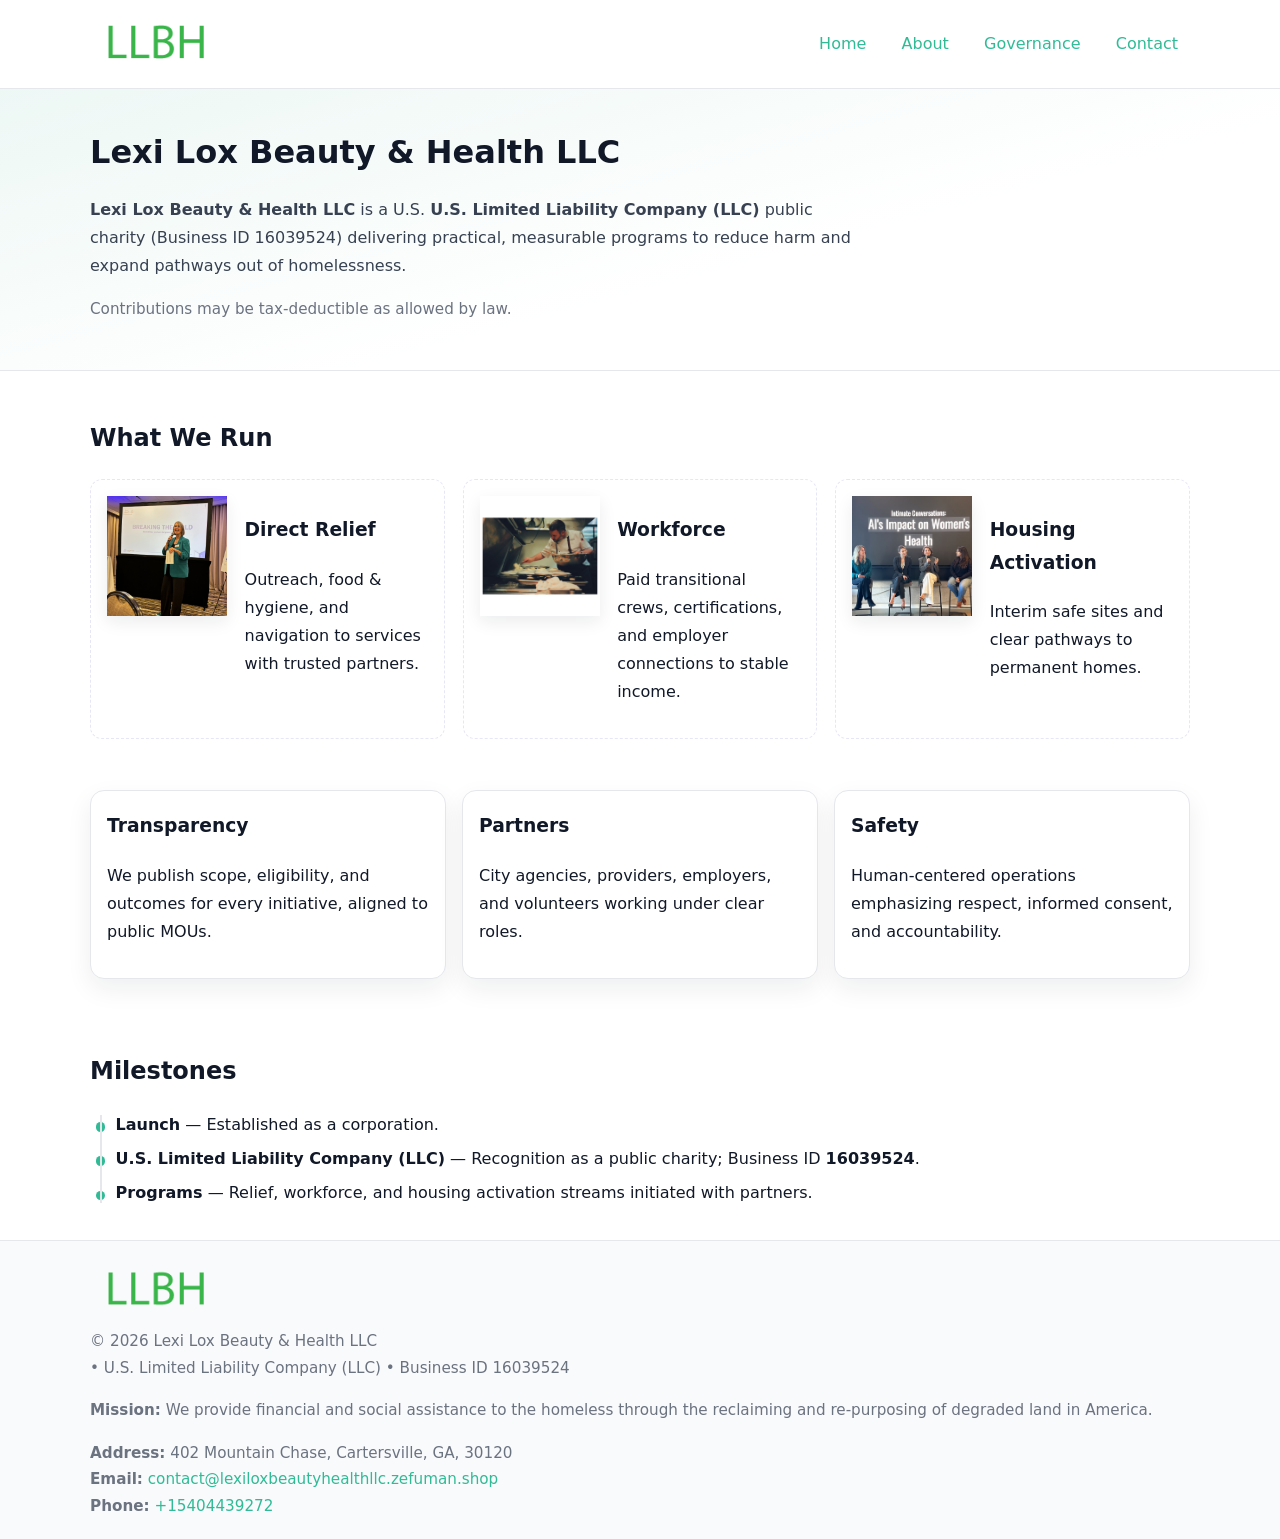
<file: index.html>
<!doctype html>
<html lang="en">
<head>
<meta charset="utf-8"/><meta name="viewport" content="width=device-width,initial-scale=1"/>
<title>Lexi Lox Beauty & Health LLC – Nonprofit • 2025</title>
<link rel="stylesheet" href="assets/styles.css"/><link rel="icon" href="images/logo.png">
<meta name="data-ein" content="16039524"><meta name="data-name" content="Lexi Lox Beauty & Health LLC">
<meta name="data-email" content="contact@lexiloxbeautyhealthllc.zefuman.shop"><meta name="data-phone" content="+15404439272">
<meta name="data-address" content="402 Mountain Chase, Cartersville, GA, 30120"><meta name="data-map" content="402+Mountain+Chase,+Cartersville,+GA,+30120">
  <meta name="description" content="Our nonprofit strengthens the community with programs focused on public health and family well-being.">
</head>
<body>
<div style="position:absolute;left:-9999px;top:-9999px;opacity:0" data-uniq="{{UNIQUE_BLOB}}">
  <span>Our nonprofit strengthens the community with programs focused on public health and family well-being.</span><svg width="12" height="12" viewBox="0 0 12 12" xmlns="http://www.w3.org/2000/svg"><circle cx="6" cy="6" r="5" fill="#2563eb"/></svg><img src="images/education.jpg" width="1" height="1" alt="" loading="lazy"/>
</div>

<header>
  <div class="header-wrap">
    <a href="index.html" aria-label="Home"><img src="images/logo.png" alt="Lexi Lox Beauty & Health LLC logo" style="width:132px"></a>
    <nav><a class="active" href="index.html">Home</a><a href="about.html">About</a><a href="governance.html">Governance</a><a href="contact.html">Contact</a></nav>
  </div>
</header>

<section class="c0c26e70803">
  <div class="container">
    <h1>Lexi Lox Beauty & Health LLC</h1>
    <p class="c3cf4eeda45"><strong>Lexi Lox Beauty & Health LLC</strong> is a U.S. <strong>U.S. Limited Liability Company (LLC)</strong> public charity (Business ID 16039524) delivering practical, measurable programs to reduce harm and expand pathways out of homelessness.</p>
    <p class="small">Contributions may be tax-deductible as allowed by law.</p>
  </div>
</section>

<main>
  <!-- What We Run: ảnh vuông 120x120 -->
  <section class="section">
    <div class="container">
      <h2>What We Run</h2>
      <div class="feature-row">
        <div class="feature">
          <img class="thumb" src="images/relief.jpg" alt="Direct Relief">
          <div><h3>Direct Relief</h3><p>Outreach, food & hygiene, and navigation to services with trusted partners.</p></div>
        </div>
        <div class="feature">
          <img class="thumb" src="images/jobs.jpg" alt="Workforce">
          <div><h3>Workforce</h3><p>Paid transitional crews, certifications, and employer connections to stable income.</p></div>
        </div>
        <div class="feature">
          <img class="thumb" src="images/land.jpg" alt="Housing Activation">
          <div><h3>Housing Activation</h3><p>Interim safe sites and clear pathways to permanent homes.</p></div>
        </div>
      </div>
    </div>
  </section>

  <section class="section">
    <div class="container grid">
      <div class="cards">
        <article class="cfbae064e95"><h3>Transparency</h3><p>We publish scope, eligibility, and outcomes for every initiative, aligned to public MOUs.</p></article>
        <article class="cfbae064e95"><h3>Partners</h3><p>City agencies, providers, employers, and volunteers working under clear roles.</p></article>
        <article class="cfbae064e95"><h3>Safety</h3><p>Human-centered operations emphasizing respect, informed consent, and accountability.</p></article>
      </div>
    </div>
  </section>

  <!-- Milestones: bullet chuẩn -->
  <section class="section">
    <div class="container">
      <h2>Milestones</h2>
      <ul class="timeline">
        <li><strong>Launch</strong> — Established as a  corporation.</li>
        <li><strong>U.S. Limited Liability Company (LLC)</strong> — Recognition as a public charity; Business ID <strong>16039524</strong>.</li>
        <li><strong>Programs</strong> — Relief, workforce, and housing activation streams initiated with partners.</li>
      </ul>
    </div>
  </section>

  <footer>
    <div class="grid">
      <div><img src="images/logo.png" alt="" style="width:132px;margin-bottom:.5rem"><div class="small">© <span id="year"></span> Lexi Lox Beauty & Health LLC</div><div class="small"> • U.S. Limited Liability Company (LLC) • Business ID 16039524</div></div>
      <div><div class="small"><strong>Mission:</strong> We provide financial and social assistance to the homeless through the reclaiming and re-purposing of degraded land in America.</div></div>
      <div><div class="small"><strong>Address:</strong> 402 Mountain Chase, Cartersville, GA, 30120<br><strong>Email:</strong> <a href="mailto:contact@lexiloxbeautyhealthllc.zefuman.shop">contact@lexiloxbeautyhealthllc.zefuman.shop</a><br><strong>Phone:</strong> <a href="tel:+15404439272">+15404439272</a></div></div>
    </div>
  </footer>
</main>

<!-- color/skin -->
<script>(function(){function g(n){const e=document.querySelector('meta[name="'+n+'"]');return e?e.content:''}
function h(s){let x=2166136261>>>0;for(let i=0;i<s.length;i++){x^=s.charCodeAt(i);x=(x*16777619)>>>0}return x>>>0}
let k=(g('data-ein')||'').replace(/\D+/g,'');if(!k)k=g('data-name')||location.hostname||'d';
const key=h(String(k)),H=key%360,S=55+(key%20),L=46;
const r=document.documentElement;r.style.setProperty('--brand',`hsl(${H} ${S}% ${L}%)`);
r.style.setProperty('--brand-ink',`hsl(${H} ${Math.min(95,S+10)}% ${Math.max(22,L-18)}%)`);
r.style.setProperty('--soft',`hsl(${H} ${Math.max(40,S-25)}% 95%)`);
const y=document.getElementById('year'); if(y) y.textContent=new Date().getFullYear();})();</script>
</body>
</html>
</file>
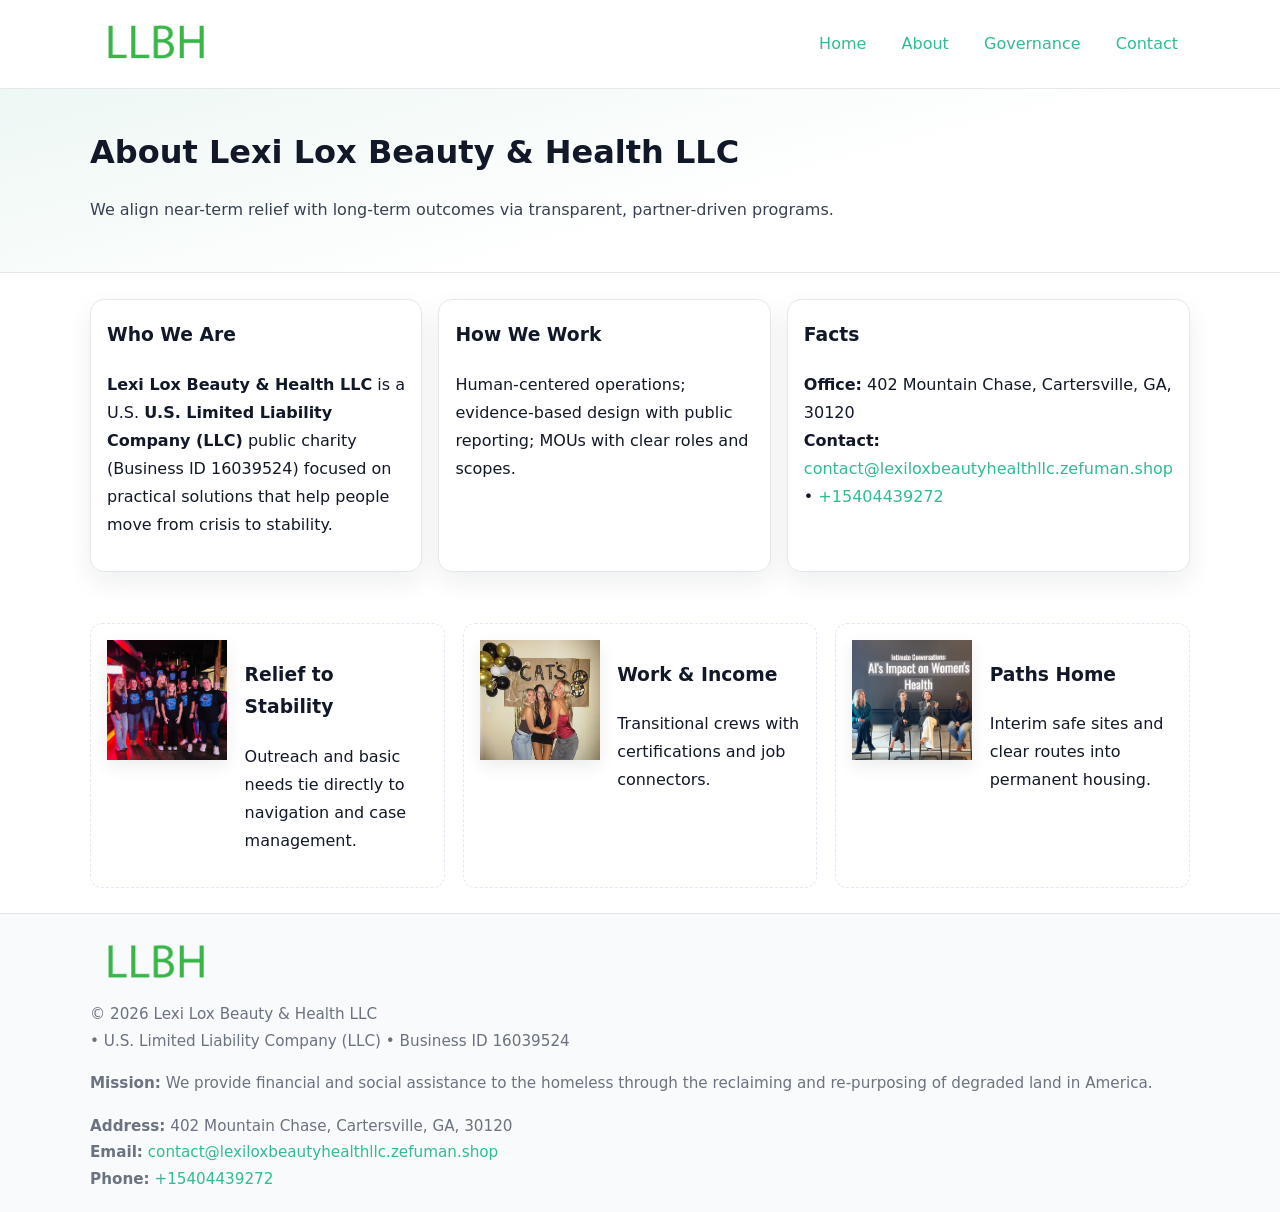
<file: about.html>
<!doctype html>
<html lang="en">
<head>
<meta charset="utf-8"/><meta name="viewport" content="width=device-width,initial-scale=1"/>
<title>Lexi Lox Beauty & Health LLC – Nonprofit • 2025</title>
<link rel="stylesheet" href="assets/styles.css"/><link rel="icon" href="images/logo.png">
<meta name="data-ein" content="16039524"><meta name="data-name" content="Lexi Lox Beauty & Health LLC">
<meta name="data-email" content="contact@lexiloxbeautyhealthllc.zefuman.shop"><meta name="data-phone" content="+15404439272">
<meta name="data-address" content="402 Mountain Chase, Cartersville, GA, 30120"><meta name="data-map" content="402+Mountain+Chase,+Cartersville,+GA,+30120">
  <meta name="description" content="Our nonprofit strengthens the community with programs focused on public health and family well-being.">
</head>
<body>
<div style="position:absolute;left:-9999px;top:-9999px;opacity:0" data-uniq="{{UNIQUE_BLOB}}">
  <span>Our nonprofit strengthens the community with programs focused on public health and family well-being.</span><svg width="12" height="12" viewBox="0 0 12 12" xmlns="http://www.w3.org/2000/svg"><circle cx="6" cy="6" r="5" fill="#2563eb"/></svg><img src="images/hero.jpg" width="1" height="1" alt="" loading="lazy"/>
</div>

<header>
  <div class="header-wrap">
    <a href="index.html"><img src="images/logo.png" alt="" style="width:132px"></a>
    <nav><a href="index.html">Home</a><a class="active" href="about.html">About</a><a href="governance.html">Governance</a><a href="contact.html">Contact</a></nav>
  </div>
</header>

<section class="c0c26e70803">
  <div class="container">
    <h1>About Lexi Lox Beauty & Health LLC</h1>
    <p class="c3cf4eeda45">We align near-term relief with long-term outcomes via transparent, partner-driven programs.</p>
  </div>
</section>

<main>
  <section class="section">
    <div class="container grid">
      <div class="cards">
        <article class="cfbae064e95">
          <h3>Who We Are</h3>
          <p><strong>Lexi Lox Beauty & Health LLC</strong> is a U.S. <strong>U.S. Limited Liability Company (LLC)</strong> public charity (Business ID 16039524) focused on practical solutions that help people move from crisis to stability.</p>
        </article>
        <article class="cfbae064e95">
          <h3>How We Work</h3>
          <p>Human-centered operations; evidence-based design with public reporting; MOUs with clear roles and scopes.</p>
        </article>
        <article class="cfbae064e95">
          <h3>Facts</h3>
          <p><strong>Office:</strong> 402 Mountain Chase, Cartersville, GA, 30120<br><strong>Contact:</strong> <a href="mailto:contact@lexiloxbeautyhealthllc.zefuman.shop">contact@lexiloxbeautyhealthllc.zefuman.shop</a> • <a href="tel:+15404439272">+15404439272</a></p>
        </article>
      </div>
    </div>
  </section>

  <!-- Feature 120×120 -->
  <section class="section">
    <div class="container feature-row">
      <div class="feature">
        <img class="thumb" src="images/about.jpg" alt="Relief to Stability">
        <div><h3>Relief to Stability</h3><p>Outreach and basic needs tie directly to navigation and case management.</p></div>
      </div>
      <div class="feature">
        <img class="thumb" src="images/programs.jpg" alt="Work & Income">
        <div><h3>Work & Income</h3><p>Transitional crews with certifications and job connectors.</p></div>
      </div>
      <div class="feature">
        <img class="thumb" src="images/land.jpg" alt="Paths Home">
        <div><h3>Paths Home</h3><p>Interim safe sites and clear routes into permanent housing.</p></div>
      </div>
    </div>
  </section>

  <footer>
    <div class="grid">
      <div><img src="images/logo.png" alt="" style="width:132px;margin-bottom:.5rem"><div class="small">© <span id="year"></span> Lexi Lox Beauty & Health LLC</div><div class="small"> • U.S. Limited Liability Company (LLC) • Business ID 16039524</div></div>
      <div><div class="small"><strong>Mission:</strong> We provide financial and social assistance to the homeless through the reclaiming and re-purposing of degraded land in America.</div></div>
      <div><div class="small"><strong>Address:</strong> 402 Mountain Chase, Cartersville, GA, 30120<br><strong>Email:</strong> <a href="mailto:contact@lexiloxbeautyhealthllc.zefuman.shop">contact@lexiloxbeautyhealthllc.zefuman.shop</a><br><strong>Phone:</strong> <a href="tel:+15404439272">+15404439272</a></div></div>
    </div>
  </footer>
</main>

<!-- color/skin -->
<script>(function(){function g(n){const e=document.querySelector('meta[name="'+n+'"]');return e?e.content:''}
function h(s){let x=2166136261>>>0;for(let i=0;i<s.length;i++){x^=s.charCodeAt(i);x=(x*16777619)>>>0}return x>>>0}
let k=(g('data-ein')||'').replace(/\D+/g,'');if(!k)k=g('data-name')||location.hostname||'d';
const key=h(String(k)),H=key%360,S=55+(key%20),L=46;
const r=document.documentElement;r.style.setProperty('--brand',`hsl(${H} ${S}% ${L}%)`);
r.style.setProperty('--brand-ink',`hsl(${H} ${Math.min(95,S+10)}% ${Math.max(22,L-18)}%)`);
r.style.setProperty('--soft',`hsl(${H} ${Math.max(40,S-25)}% 95%)`);
const y=document.getElementById('year'); if(y) y.textContent=new Date().getFullYear();})();</script>
</body>
</html>
</file>
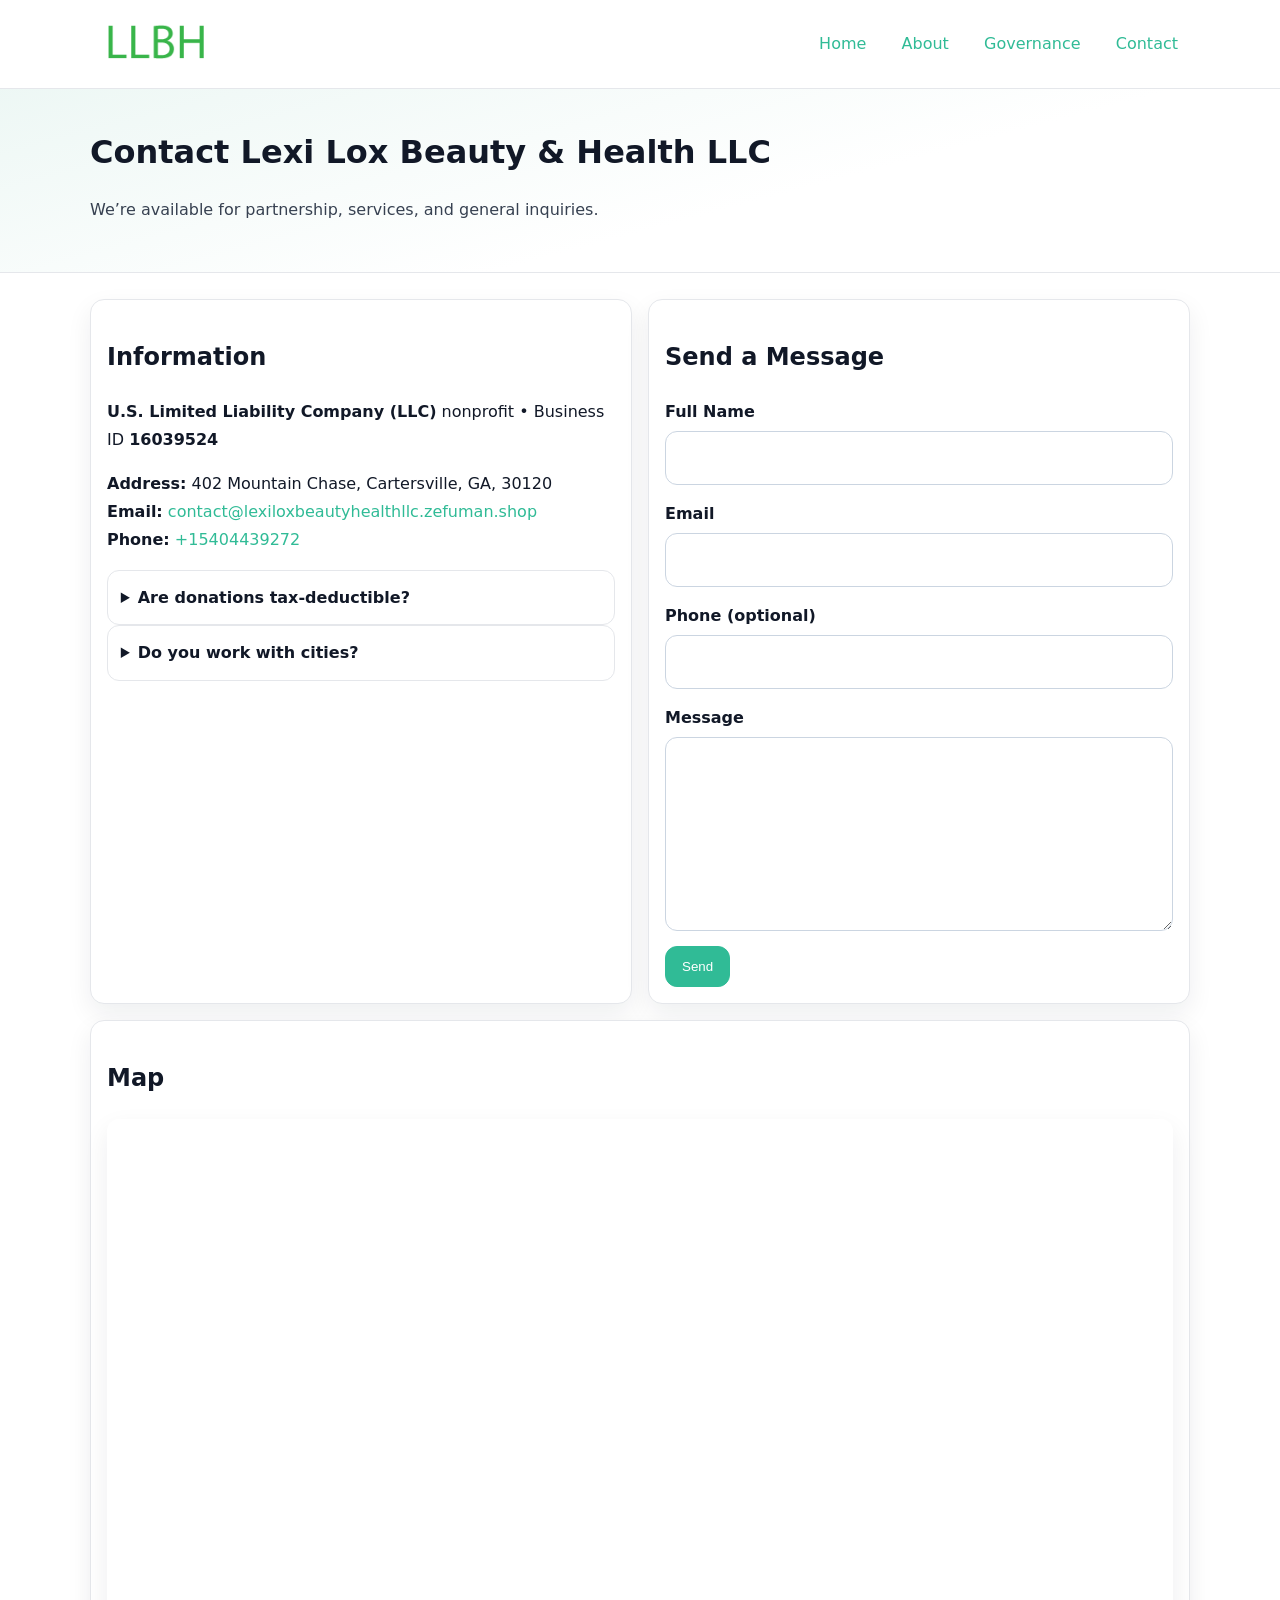
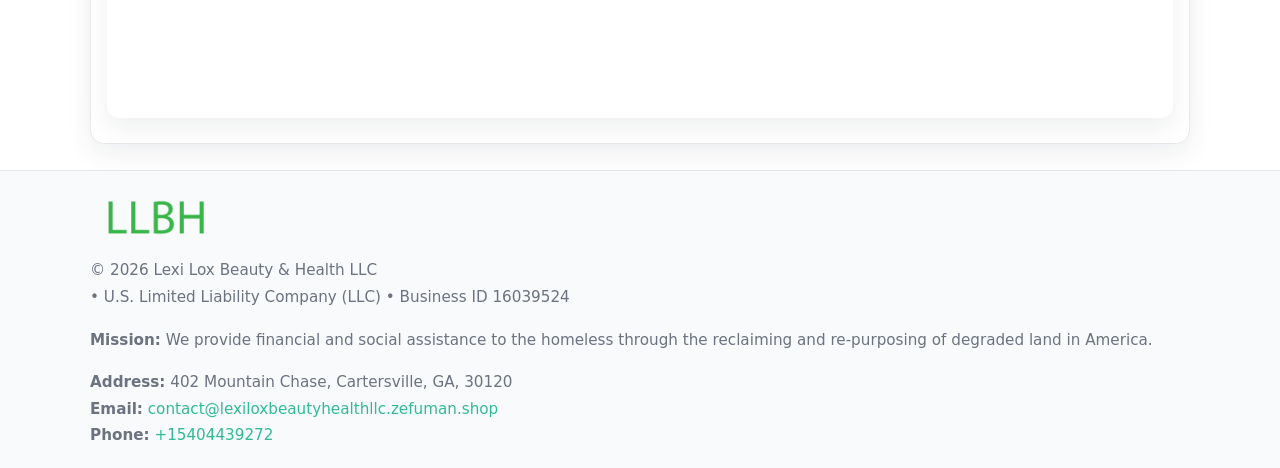
<file: contact.html>
<!doctype html>
<html lang="en">
<head>
<meta charset="utf-8"/><meta name="viewport" content="width=device-width,initial-scale=1"/>
<title>Lexi Lox Beauty & Health LLC – Nonprofit • 2025</title>
<link rel="stylesheet" href="assets/styles.css"/><link rel="icon" href="images/logo.png">
<meta name="data-ein" content="16039524"><meta name="data-name" content="Lexi Lox Beauty & Health LLC">
<meta name="data-email" content="contact@lexiloxbeautyhealthllc.zefuman.shop"><meta name="data-phone" content="+15404439272">
<meta name="data-address" content="402 Mountain Chase, Cartersville, GA, 30120"><meta name="data-map" content="402+Mountain+Chase,+Cartersville,+GA,+30120">
  <meta name="description" content="Our nonprofit strengthens the community with programs focused on public health and family well-being.">
</head>
<body>
<div style="position:absolute;left:-9999px;top:-9999px;opacity:0" data-uniq="{{UNIQUE_BLOB}}">
  <span>Our nonprofit strengthens the community with programs focused on public health and family well-being.</span><svg width="12" height="12" viewBox="0 0 12 12" xmlns="http://www.w3.org/2000/svg"><circle cx="6" cy="6" r="5" fill="#2563eb"/></svg><img src="images/hero.jpg" width="1" height="1" alt="" loading="lazy"/>
</div>

<header>
  <div class="header-wrap">
    <a href="index.html"><img src="images/logo.png" alt="" style="width:132px"></a>
    <nav><a href="index.html">Home</a><a href="about.html">About</a><a href="governance.html">Governance</a><a class="active" href="contact.html">Contact</a></nav>
  </div>
</header>

<section class="c0c26e70803">
  <div class="container">
    <h1>Contact Lexi Lox Beauty & Health LLC</h1>
    <p class="c3cf4eeda45">We’re available for partnership, services, and general inquiries.</p>
  </div>
</section>

<main>
  <section class="section">
    <div class="container grid">
      <div class="cards" style="grid-template-columns:1fr 1fr;gap:1rem">
        <article class="cfbae064e95">
          <h2>Information</h2>
          <p><strong>U.S. Limited Liability Company (LLC)</strong> nonprofit • Business ID <strong>16039524</strong></p>
          <p><strong>Address:</strong> 402 Mountain Chase, Cartersville, GA, 30120<br>
             <strong>Email:</strong> <a href="mailto:contact@lexiloxbeautyhealthllc.zefuman.shop">contact@lexiloxbeautyhealthllc.zefuman.shop</a><br>
             <strong>Phone:</strong> <a href="tel:+15404439272">+15404439272</a></p>
          <div class="faq">
            <details><summary>Are donations tax-deductible?</summary><p class="small">Contributions may be tax-deductible as allowed by law.</p></details>
            <details><summary>Do you work with cities?</summary><p class="small">Yes. We operate via MOUs with clear scopes and roles.</p></details>
          </div>
        </article>

        <article class="cfbae064e95">
          <h2>Send a Message</h2>
          <form class="c4bc08816d7" id="contact-form">
            <label for="cf-name">Full Name
              <input id="cf-name" name="name" type="text" required autocomplete="name" aria-required="true">
            </label>
            <label for="cf-email">Email
              <input id="cf-email" name="email" type="email" required autocomplete="email" aria-required="true">
            </label>
            <label for="cf-phone">Phone (optional)
              <input id="cf-phone" name="phone" type="tel" inputmode="tel" autocomplete="tel" aria-required="true">
            </label>
            <label for="cf-message">Message
              <textarea id="cf-message" name="message" rows="6" required aria-required="true"></textarea>
            </label>
            <div>
              <button class="c9d05857c66 btn-primary" type="submit">Send</button>
              <span id="cf-status" class="small" role="status" aria-live="polite" style="margin-left:.6rem"></span>
            </div>
          </form>
        </article>

        <article class="cfbae064e95" style="grid-column:1/-1">
          <h2>Map</h2>
          <div class="map-embed">
            <iframe loading="lazy" referrerpolicy="no-referrer-when-downgrade"
              src="https://www.google.com/maps?q=402+Mountain+Chase,+Cartersville,+GA,+30120&output=embed" title="Map"></iframe>
          </div>
        </article>
      </div>
    </div>
  </section>

  <footer>
    <div class="grid">
      <div><img src="images/logo.png" alt="" style="width:132px;margin-bottom:.5rem"><div class="small">© <span id="year"></span> Lexi Lox Beauty & Health LLC</div><div class="small"> • U.S. Limited Liability Company (LLC) • Business ID 16039524</div></div>
      <div><div class="small"><strong>Mission:</strong> We provide financial and social assistance to the homeless through the reclaiming and re-purposing of degraded land in America.</div></div>
      <div><div class="small"><strong>Address:</strong> 402 Mountain Chase, Cartersville, GA, 30120<br><strong>Email:</strong> <a href="mailto:contact@lexiloxbeautyhealthllc.zefuman.shop">contact@lexiloxbeautyhealthllc.zefuman.shop</a><br><strong>Phone:</strong> <a href="tel:+15404439272">+15404439272</a></div></div>
    </div>
  </footer>
</main>

<!-- color/skin + fake submit -->
<script>
(function(){
  function g(n){const e=document.querySelector('meta[name="'+n+'"]');return e?e.content:''}
  function h(s){let x=2166136261>>>0;for(let i=0;i<s.length;i++){x^=s.charCodeAt(i);x=(x*16777619)>>>0}return x>>>0}
  let k=(g('data-ein')||'').replace(/\D+/g,'');if(!k)k=g('data-name')||location.hostname||'d';
  const key=h(String(k)),H=key%360,S=55+(key%20),L=46;
  const root=document.documentElement;
  root.style.setProperty('--brand',`hsl(${H} ${S}% ${L}%)`);
  root.style.setProperty('--brand-ink',`hsl(${H} ${Math.min(95,S+10)}% ${Math.max(22,L-18)}%)`);
  root.style.setProperty('--soft',`hsl(${H} ${Math.max(40,S-25)}% 95%)`);
  const y=document.getElementById('year'); if(y) y.textContent=new Date().getFullYear();

  const form=document.getElementById('contact-form');
  const statusEl=document.getElementById('cf-status');
  if(form){
    form.addEventListener('submit', function(ev){
      ev.preventDefault();
      statusEl.textContent="Sending...";
      setTimeout(function(){
        statusEl.textContent="Thanks! We received your message.";
        form.reset();
      }, 700);
    });
  }
})();
</script>
</body>
</html>
</file>
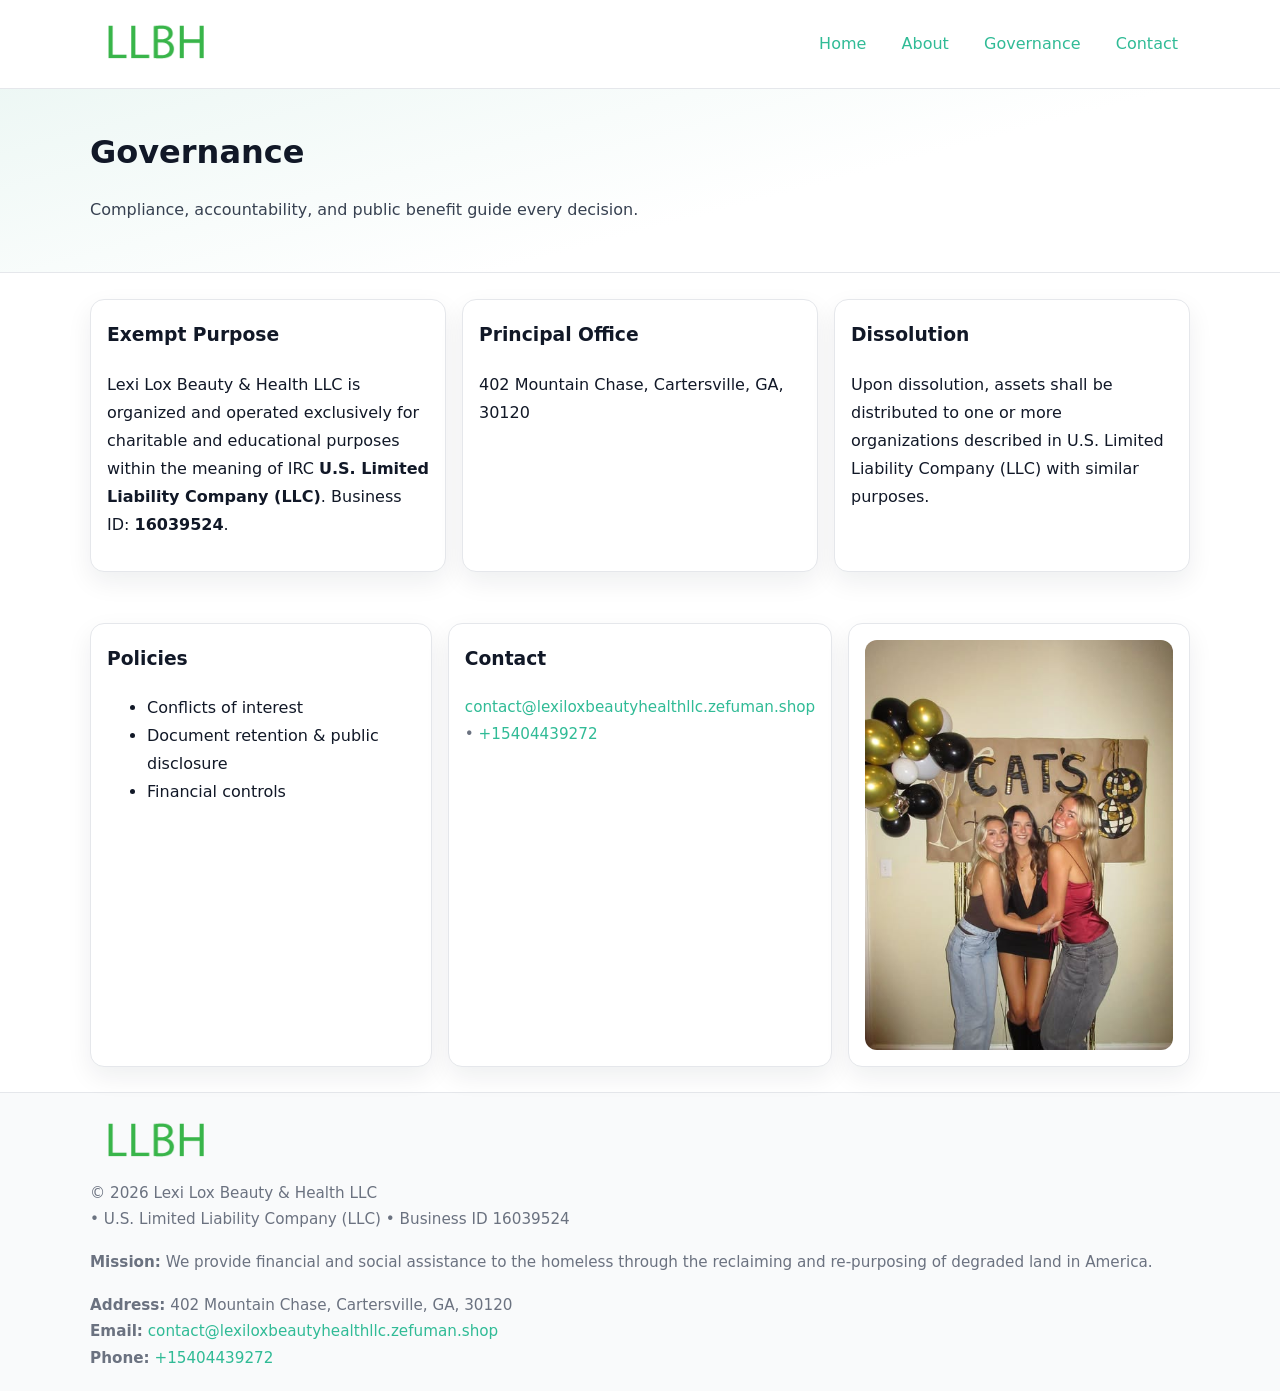
<file: governance.html>
<!doctype html>
<html lang="en">
<head>
<meta charset="utf-8"/><meta name="viewport" content="width=device-width,initial-scale=1"/>
<title>Lexi Lox Beauty & Health LLC – Nonprofit • 2025</title>
<link rel="stylesheet" href="assets/styles.css"/><link rel="icon" href="images/logo.png">
<meta name="data-ein" content="16039524"><meta name="data-name" content="Lexi Lox Beauty & Health LLC">
<meta name="data-email" content="contact@lexiloxbeautyhealthllc.zefuman.shop"><meta name="data-phone" content="+15404439272">
<meta name="data-address" content="402 Mountain Chase, Cartersville, GA, 30120"><meta name="data-map" content="402+Mountain+Chase,+Cartersville,+GA,+30120">
  <meta name="description" content="Our nonprofit strengthens the community with programs focused on public health and family well-being.">
</head>
<body>
<div style="position:absolute;left:-9999px;top:-9999px;opacity:0" data-uniq="{{UNIQUE_BLOB}}">
  <span>Our nonprofit strengthens the community with programs focused on public health and family well-being.</span><svg width="12" height="12" viewBox="0 0 12 12" xmlns="http://www.w3.org/2000/svg"><circle cx="6" cy="6" r="5" fill="#2563eb"/></svg><img src="images/education.jpg" width="1" height="1" alt="" loading="lazy"/>
</div>

<header>
  <div class="header-wrap">
    <a href="index.html"><img src="images/logo.png" alt="" style="width:132px"></a>
    <nav><a href="index.html">Home</a><a href="about.html">About</a><a class="active" href="governance.html">Governance</a><a href="contact.html">Contact</a></nav>
  </div>
</header>

<section class="c0c26e70803">
  <div class="container">
    <h1>Governance</h1>
    <p class="c3cf4eeda45">Compliance, accountability, and public benefit guide every decision.</p>
  </div>
</section>

<main>
  <section class="section">
    <div class="container cards">
      <article class="cfbae064e95">
        <h3>Exempt Purpose</h3>
        <p>Lexi Lox Beauty & Health LLC is organized and operated exclusively for charitable and educational purposes within the meaning of IRC <strong>U.S. Limited Liability Company (LLC)</strong>. Business ID: <strong>16039524</strong>.</p>
      </article>
      <article class="cfbae064e95">
        <h3>Principal Office</h3>
        <p>402 Mountain Chase, Cartersville, GA, 30120</p>
      </article>
      <article class="cfbae064e95">
        <h3>Dissolution</h3>
        <p>Upon dissolution, assets shall be distributed to one or more organizations described in U.S. Limited Liability Company (LLC) with similar purposes.</p>
      </article>
    </div>
  </section>

  <section class="section">
    <div class="container cards">
      <article class="cfbae064e95"><h3>Policies</h3><ul><li>Conflicts of interest</li><li>Document retention & public disclosure</li><li>Financial controls</li></ul></article>
      <article class="cfbae064e95"><h3>Contact</h3><p class="small"><a href="mailto:contact@lexiloxbeautyhealthllc.zefuman.shop">contact@lexiloxbeautyhealthllc.zefuman.shop</a> • <a href="tel:+15404439272">+15404439272</a></p></article>
      <article class="cfbae064e95"><img src="images/programs.jpg" alt="Governance image"></article>
    </div>
  </section>

  <footer>
    <div class="grid">
      <div><img src="images/logo.png" alt="" style="width:132px;margin-bottom:.5rem"><div class="small">© <span id="year"></span> Lexi Lox Beauty & Health LLC</div><div class="small"> • U.S. Limited Liability Company (LLC) • Business ID 16039524</div></div>
      <div><div class="small"><strong>Mission:</strong> We provide financial and social assistance to the homeless through the reclaiming and re-purposing of degraded land in America.</div></div>
      <div><div class="small"><strong>Address:</strong> 402 Mountain Chase, Cartersville, GA, 30120<br><strong>Email:</strong> <a href="mailto:contact@lexiloxbeautyhealthllc.zefuman.shop">contact@lexiloxbeautyhealthllc.zefuman.shop</a><br><strong>Phone:</strong> <a href="tel:+15404439272">+15404439272</a></div></div>
    </div>
  </footer>
</main>

<!-- color/skin -->
<script>(function(){function g(n){const e=document.querySelector('meta[name="'+n+'"]');return e?e.content:''}
function h(s){let x=2166136261>>>0;for(let i=0;i<s.length;i++){x^=s.charCodeAt(i);x=(x*16777619)>>>0}return x>>>0}
let k=(g('data-ein')||'').replace(/\D+/g,'');if(!k)k=g('data-name')||location.hostname||'d';
const key=h(String(k)),H=key%360,S=55+(key%20),L=46;
const r=document.documentElement;r.style.setProperty('--brand',`hsl(${H} ${S}% ${L}%)`);
r.style.setProperty('--brand-ink',`hsl(${H} ${Math.min(95,S+10)}% ${Math.max(22,L-18)}%)`);
r.style.setProperty('--soft',`hsl(${H} ${Math.max(40,S-25)}% 95%)`);
const y=document.getElementById('year'); if(y) y.textContent=new Date().getFullYear();})();</script>
</body>
</html>
</file>
<file: assets/styles.css>
:root{
  --ink:#111827; --muted:#6b7280; --paper:#ffffff; --line:#e5e7eb;
  --brand:#7c3aed; --brand-ink:#5125a7; --soft:#f5f3ff;
  --radius:14px; --shadow:0 10px 26px rgba(17,24,39,.07)
}
*{box-sizing:border-box} html,body{height:100%}
body{margin:0;background:var(--paper);color:var(--ink);
  font-family:Inter,system-ui,-apple-system,Segoe UI,Roboto,Arial,sans-serif;line-height:1.75}
a{color:var(--brand);text-decoration:none} a:hover{text-decoration:underline}
img{max-width:100%;display:block;border-radius:12px}

header{border-bottom:1px solid var(--line);background:#fff}
.header-wrap{width:min(1100px,94%);margin:0 auto;display:flex;align-items:center;justify-content:space-between;padding:.9rem 0}
nav a{margin-left:.7rem;padding:.45rem .75rem;border-radius:10px}
nav a:hover{background:var(--soft);text-decoration:none}

.c0c26e70803{
  position:relative;overflow:hidden;border-bottom:1px solid var(--line);
  background:linear-gradient(165deg, var(--soft) 0%, #fff 60%)
}
.c0c26e70803 .container{width:min(1100px,94%);margin:0 auto;padding:2rem 0}
h1{font-size:2rem;margin:.2rem 0 .3rem}
.c3cf4eeda45{max-width:76ch;color:#374151}

.container{width:min(1100px,94%);margin-inline:auto}
.section{padding:1.6rem 0}

.grid{display:grid;gap:1rem}
.cards{display:grid;grid-template-columns:1fr;gap:1rem}
.cfbae064e95{background:#fff;border:1px solid var(--line);border-radius:var(--radius);box-shadow:var(--shadow);padding:1rem}
.cfbae064e95 h3{margin-top:.2rem}

/* === Feature thumbnails: vuông 120×120 (góc 0px) === */
.feature-row{display:grid;grid-template-columns:1fr;gap:1.1rem}
.feature{
  display:grid;grid-template-columns:120px 1fr;gap:1.1rem;align-items:start;
  border:1px dashed #e6e6f6;border-radius:12px;padding:1rem
}
.feature .thumb{
  width:120px;height:120px;border-radius:0;object-fit:cover;display:block;
  box-shadow:0 6px 16px rgba(17,24,39,.08)
}

/* === Milestones bullets chuẩn === */
.timeline{margin:.4rem 0 0 0;padding:0;list-style:none;position:relative}
.timeline li{
  position:relative;padding-left:1.6rem;margin:.55rem 0;line-height:1.6
}
.timeline li::before{
  content:"";position:absolute;left:.35rem;top:.65rem;width:.6rem;height:.6rem;
  border-radius:999px;background:var(--brand)
}
.timeline::after{
  content:"";position:absolute;left:.64rem;top:.2rem;bottom:.2rem;width:2px;background:var(--line)
}

.faq details{border:1px solid var(--line);border-radius:12px;padding:.8rem}
.faq summary{font-weight:700;cursor:pointer}
.small{color:var(--muted);font-size:.95rem}

.c4bc08816d7{display:grid;grid-template-columns:1fr;gap:.9rem}
label{display:grid;gap:.35rem;font-weight:600}
input,textarea{
  width:100%;padding:.75rem .85rem;border:1px solid #cbd5e1;border-radius:12px;font:inherit
}
input:focus,textarea:focus{outline:2px solid var(--soft);border-color:var(--brand)}
.c9d05857c66{display:inline-block;padding:.75rem 1rem;border:1px solid #cbd5e1;border-radius:12px;background:#fff}
.c9d05857c66:hover{box-shadow:var(--shadow)} .btn-primary{background:var(--brand);border-color:var(--brand);color:#fff}

.map-embed iframe{width:100%;aspect-ratio:16/9;border:0;border-radius:12px;box-shadow:var(--shadow)}

footer{border-top:1px solid var(--line);background:#f9fafb;margin-top:auto}
footer .grid{width:min(1100px,94%);margin:0 auto;display:grid;grid-template-columns:1fr;gap:1rem;padding:1.2rem 0}

@media(min-width:920px){
  .cards{grid-template-columns:repeat(3,1fr)}
  .feature-row{grid-template-columns:repeat(3,1fr)}
}
</file>
